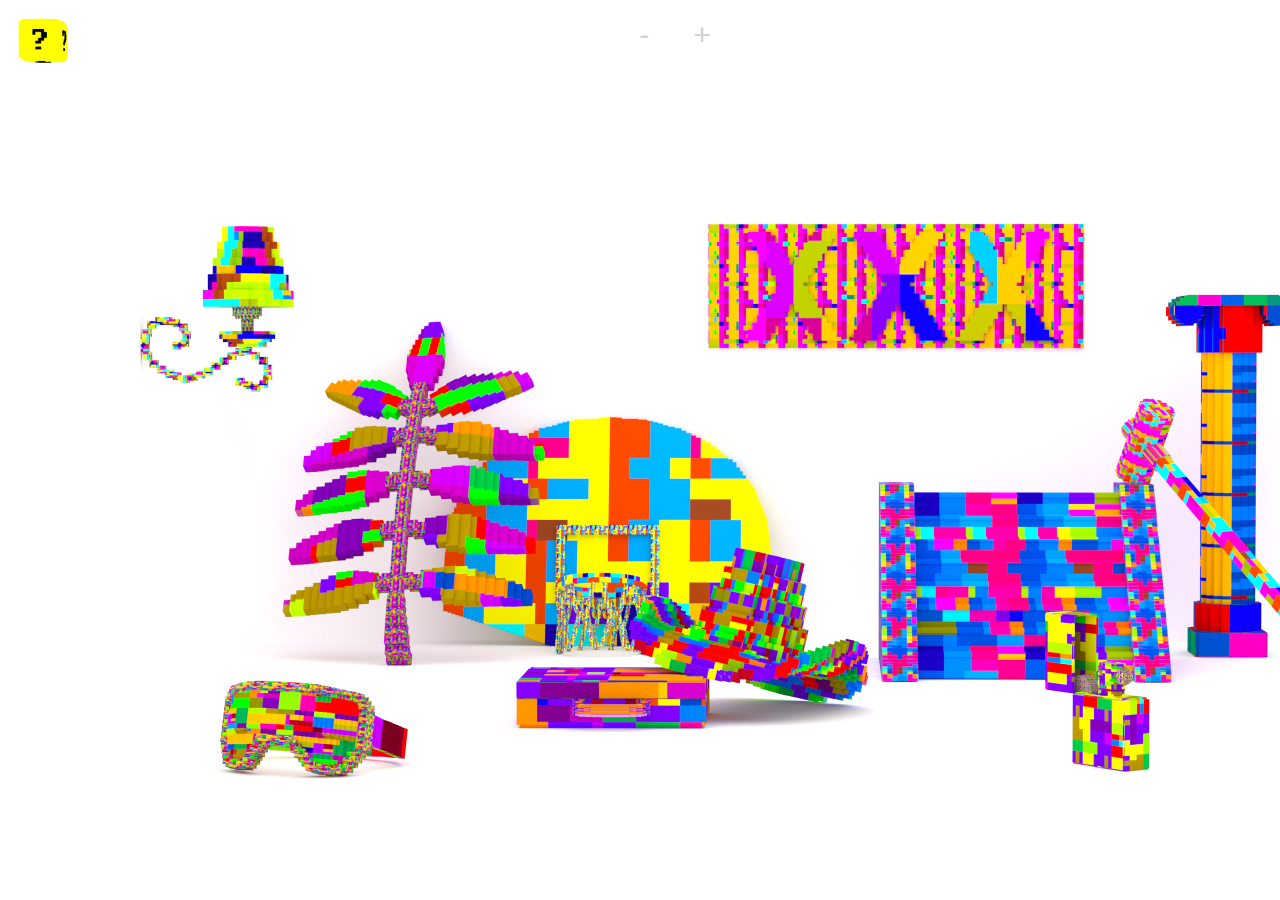
<file: index.html>
<!DOCTYPE html>
<html>

<head>
    <title>CHORD PATTERN</title>
  <style type="text/css">
    #zoomtext {
      transform: scale(1);
      transition: transform 0.2s ease-in-out;
    }
      
      button.please {
          position:relative;
          z-index:2;
          
  background-color: transparent; /* Green */
  border: none;
  color: lightgray;
  padding: 10px 20px;
  text-align: center;
  text-decoration: none;
  display: inline-block;
  font-size: 30px;
          border-radius: 10px;

  border: 0px solid #555555;
}

.please:hover {
  background-color: #555555;
  color: white;
    opacity: 0.1;
}
      
       .float {
            float: left;
           position:relative;
          z-index:2;
           padding: 10px;
        }
      
  </style>
</head>

<body><center>
  <button id="zoomOut" class="please">-</button>
  <button id="zoomIn" class="please">+</button>
  <a href="box.html"><img src="box.png" class="float" width=50px></a>
    <table>
    <tr>
        <td height=100px></td>
        </tr>
    </table>
    <article>
    <section id="zoomtext">
      <img src="main.jpg" width=1500 usemap="#chord">

<map name="chord" id="chord">

<area shape="poly" coords="765, 384, 759, 341, 724, 289, 654, 253, 570, 248, 512, 265, 537, 279, 538, 291, 278, 295, 470, 298, 533, 322, 532, 337, 447, 338, 445, 344, 526, 370, 527, 386, 436, 388, 437, 397, 459, 396, 525, 421, 526, 439, 431, 439, 543, 480, 623, 481, 618, 458, 636, 427, 658, 428, 687, 451, 726, 377" href="dynamite.html" onfocus="this.blur();">
<area shape="rec" coords="698, 55, 1076, 182" href="hip.html" onfocus="this.blur();">
<area shape="poly" coords="211, 55, 266, 58, 287, 140, 254, 140, 265, 162, 268, 171, 254, 183, 267, 205, 264, 216, 245, 226, 216, 206, 181, 217, 131, 196, 130, 161, 150, 147, 162, 147, 185, 164, 185, 176, 152, 194, 180, 203, 221, 181, 204, 163, 231, 161, 216, 140, 192, 138, 192, 122" href="ddr.html" onfocus="this.blur();">
<area shape="poly" coords="728, 378, 798, 395, 801, 482, 841, 470, 861, 479, 860, 520, 819, 540, 736, 518, 679, 509, 642, 496, 620, 474, 619, 456, 634, 430, 652, 426, 668, 431, 684, 451" href="nonstop.html" onfocus="this.blur();">
<area shape="poly" coords="507, 515, 522, 498, 651, 499, 702, 513, 703, 545, 696, 562, 508, 561" href="dont.html" onfocus="this.blur();">
<area shape="poly" coords="218, 517, 249, 511, 360, 526, 369, 545, 402, 559, 399, 592, 359, 590, 335, 612, 300, 606, 280, 585, 260, 584, 246, 606, 215, 603, 208, 571" href="beach.html" onfocus="this.blur();">
<area shape="poly" coords="1142, 602, 1116, 605, 1063, 595, 1063, 527, 1035, 523, 1035, 444, 1059, 441, 1091, 445, 1091, 491, 1117, 494, 1124, 512, 1119, 526, 1142, 529" href="maria.html" onfocus="this.blur();">
<area shape="poly" coords="869, 313, 905, 313, 905, 323, 1104, 323, 1104, 313, 1146, 313, 1164, 514, 1125, 514, 1117, 494, 1091, 490, 1090, 445, 1055, 441, 1035, 445, 1035, 511, 911, 512, 910, 515, 873, 515, 869, 489" href="fiesta.html" onfocus="this.blur();">
<area shape="poly" coords="1260, 489, 1187, 489, 1178, 483, 1178, 457, 1184, 457, 1184, 433, 1190, 431, 1190, 354, 1248, 422, 1248, 431, 1254, 434, 1254, 459, 1261, 464" href="psycho.html" onfocus="this.blur();">
<area shape="poly" coords="1248, 388, 1248, 185, 1255, 185, 1255, 160, 1276, 160 1286, 147, 1287, 135, 1272, 125, 1172, 125, 1156, 138, 1156, 149, 1169, 160, 1187, 160, 1187, 184, 1192, 185, 1191, 322" href="psycho.html" onfocus="this.blur();">
<area shape="poly" coords="1335, 528, 1148, 305, 1140, 315, 1117, 315, 1105, 303, 1117, 272, 1110, 261, 1124, 245, 1133, 230, 1152, 230, 1169, 244, 1157, 278, 1355, 512, 1348, 528" href="lovesick.html" onfocus="this.blur();">
<area shape="poly" coords="421, 153, 432, 153, 438, 171, 438, 203, 429, 219, 454, 205, 517, 203, 526, 216, 473, 244, 413, 256, 467, 252, 534, 276, 540, 292, 470, 294, 413, 278, 409, 300, 463, 296, 531, 321, 532, 337, 463, 338, 406, 322, 405, 349, 461, 343, 525, 369, 525, 387, 459, 389, 402, 373, 400, 402, 455, 398, 525, 420, 525, 438, 453, 441, 399, 425, 407, 496, 374, 496, 374, 473, 378, 427, 330, 447, 275, 450, 274, 431, 332, 401, 370, 406, 379, 403, 381, 376, 336, 393, 280, 396, 279, 378, 340, 349, 383, 351, 385, 327, 348, 344, 285, 349, 285, 331, 341, 301, 388, 301, 390, 283, 353, 298, 295, 305, 293, 288, 354, 256, 394, 256, 395, 251, 357, 250, 314, 227, 320, 211, 370, 209, 397, 225, 395, 191" href="moremore.html" onfocus="this.blur();">
    </section>
  </article>

  <script>
    var zoom = 1;
    var zoomStep = 0.2;

    document.getElementById("zoomIn").addEventListener("click", function() {
      zoom += zoomStep;
      document.getElementById("zoomtext").style.transform = "scale(" + zoom + ")";
    });
    document.getElementById("zoomOut").addEventListener("click", function() {
      if (zoom > zoomStep) {
        zoom -= zoomStep;
        document.getElementById("zoomtext").style.transform = "scale(" + zoom + ")";
      }
    });
  </script>
</center>
</body>

</html>
</file>
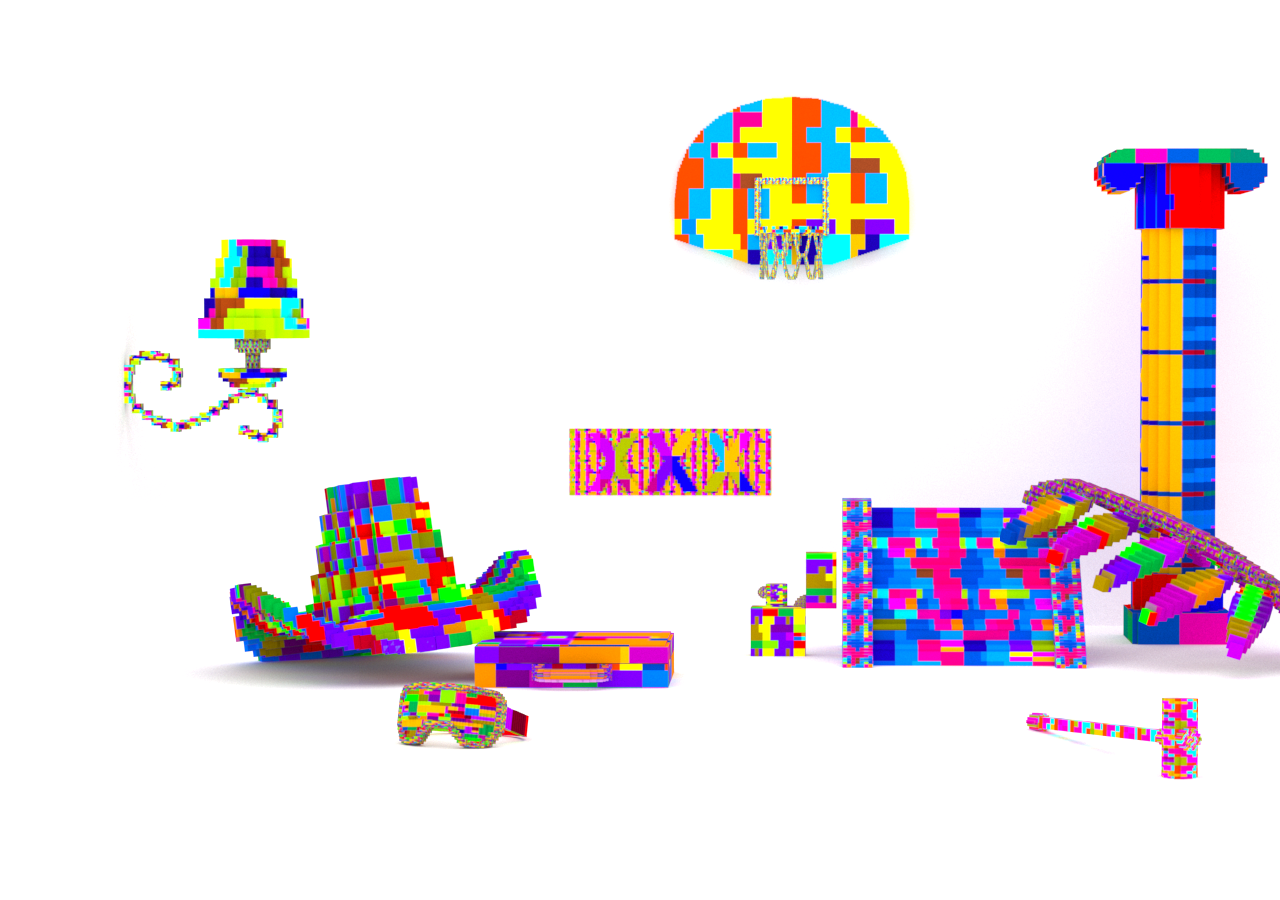
<file: main.html>
<html>

<head>
    <meta charset="UTF-8">
        <title>CHORD PATTERN PROJECT</title>
        <link rel="stylesheet" type="text/css" href="style.css">
    <style>
@import url('https://fonts.googleapis.com/css2?family=Press+Start+2P&display=swap');
        
        
</style>
    
    <script src="http://code.jquery.com/jquery-1.10.2.min.js"></script> <script src="http://code.vostrel.cz/jquery.reel.js"></script>

</head>


<body style="margin-top: 50px;">
    
    <center>

    <table style="font-family: 'Press Start 2P', cursive;">
        
           
         
        
        <img src="pic/allmain.png"  usemap="#chord">

<map name="chord"  id="chord">

<area shape="poly" coords="666, 188, 668, 126, 698, 78, 745, 53, 784, 48, 830, 54, 877, 89, 898, 132, 900, 186, 823, 215, 812, 227, 750, 226, 751, 216, 743, 213" href="dynamite.html" onfocus="this.blur();">
<area shape="rec" coords="560, 378, 764, 446" href="hip.html" onfocus="this.blur();">
<area shape="poly" coords="187, 286, 215, 188, 274, 190, 301, 286, 261, 291, 276, 318, 254, 343, 273, 360, 273, 387, 235, 287, 217, 361, 168, 382, 118, 359, 113, 318, 133, 300, 160, 301, 174, 320, 162, 346, 142, 357, 193, 360, 227, 341, 208, 323, 226, 289" href="ddr.html" onfocus="this.blur();">
<area shape="poly" coords="316, 439, 406, 424, 447, 527, 496, 499, 517, 500, 533, 542, 502, 580, 403, 606, 254, 613, 227, 586, 222, 540, 242, 533, 292, 559" href="nonstop.html" onfocus="this.blur();">
<area shape="poly" coords="467, 594, 495, 579, 665, 581, 667, 623, 660, 637, 467, 637" href="dont.html" onfocus="this.blur();">
<area shape="poly" coords="390, 636, 388, 685, 403, 694, 427, 678, 438, 682, 452, 699, 478, 699, 520, 688, 521, 668, 489, 640, 401, 629" href="beach.html" onfocus="this.blur();">
<area shape="poly" coords="741, 558, 740, 606, 797, 606, 798, 559, 828, 559, 831, 502, 798, 502, 799, 539, 779, 532, 755, 531" href="maria.html" onfocus="this.blur();">
<area shape="poly" coords="832, 448, 834, 618, 1080, 618, 1071, 508, 1048, 521, 1032, 485, 995, 494, 991, 483, 1015, 456" href="fiesta.html" onfocus="this.blur();">
<area shape="poly" coords="1109, 98, 1239, 99, 1258, 115, 1258, 126, 1234, 145, 1218, 146, 1217, 181, 1210, 181, 1208, 487, 1130, 449, 1131, 181, 1124, 181, 1125, 140, 1108, 148, 1099, 147, 1085, 132, 1085, 114" href="psycho.html" onfocus="this.blur();">
<area shape="poly" coords="1018, 663, 1021, 677, 1149, 694, 1153, 726, 1189, 728, 1189, 647, 1152, 645, 1152, 677, 1025, 662" href="lovesick.html" onfocus="this.blur();">
<area shape="poly" coords="1016, 435, 1069, 427, 1191, 476, 1270, 529, 1308, 549, 1360, 598, 1362, 626, 1333, 627, 1266, 565, 1229, 610, 1221, 610, 1217, 545, 1141, 582, 1129, 572, 993, 482, 1014, 445" href="moremore.html" onfocus="this.blur();">
            
                        

    </table>
        </center>
        
</body>

</html>
</file>
<file: style.css>
@import url('https://fonts.googleapis.com/css2?family=Nanum+Gothic+Coding&display=swap');


a:link {
        color: black;
        text-decoration:none
        }

a:visited {
        color: black;
        text-decoration:none
        }

a:hover {
        color: black;
        text-decoration-line: none;
        }

a:active {
        color: black;
        }





body.first {
           background-color: white;
	       text-align: center;
            margin: 50px ;
        
}
body.second {
           background-color: white;
	       text-align: left;
	       color: black;
            font-family: Verdana;
            padding: 20 20 20 20;
    font-size:20px;
    word-wrap:break-word;
}
body.third {
           background-color: white;
	       text-align: justify;
	       color: black;
            font-family: Tahoma;
         font-size:20px;
    word-wrap:break-word;
    line-height: 36px
}






table.first {
            border-collapse: collapse;
            font-family: Verdana;
            font-size: 20px;
            background-color:white;
    word-wrap:break-word;
    color:white;
    

        }







tr.first {
    padding: 15px;
    vertical-align: top;
        }







td.first {
    width: 200px;
    height: 50px;
    text-align: left;
    word-wrap:break-word;
    line-height: 30px;
    vertical-align: top;
        }
td.second {
   width: 50px;
    height: 50px;
    vertical-align: top;
}
td.third {
    width: 350px;
    height: 50px;
    text-align: left;
    word-wrap:break-word;
    line-height: 30px;
    vertical-align: top;
        }
td.fourth {
    width: 350px;
    height: 500px;
    padding: 5 0 0 0;
    text-align: left;
    word-wrap:break-word;
    line-height: 30px;
    vertical-align: top;
        }




cloudimage-360 .cloudimage-360-prev, .cloudimage-360 .cloudimage-360-next {
	padding: 8px;
	background: rgba(255, 255, 255, 0.5);
	border: none;
	border-radius: 4px;
}
.cloudimage-360 .cloudimage-360-prev:focus, .cloudimage-360 .cloudimage-360-next:focus {
	outline: none;
}
.cloudimage-360 .cloudimage-360-prev {
	display: none;
	position: absolute;
	z-index: 100;
	top: calc(50% - 15px);
	left: 20px;
}
.cloudimage-360 .cloudimage-360-next {
	display: none;
	position: absolute;
	z-index: 100;
	top: calc(50% - 15px);
	right: 20px;
}
.cloudimage-360 .cloudimage-360-prev:before, .cloudimage-360 .cloudimage-360-next:before {
	content: '';
	display: block;
	width: 30px;
	height: 30px;
	background: 50% 50% / cover no-repeat;
}
.cloudimage-360 .cloudimage-360-prev:before {
	background-image: url('https://cdn.scaleflex.it/plugins/js-cloudimage-360-view/assets/img/arrow-left.svg');
}
.cloudimage-360 .cloudimage-360-next:before {
	background-image: url('https://cdn.scaleflex.it/plugins/js-cloudimage-360-view/assets/img/arrow-right.svg');
}
.cloudimage-360 .cloudimage-360-prev.not-active, .cloudimage-360 .cloudimage-360-next.not-active {
	opacity: 0.4;
	cursor: default;
}



#menu {
    width: 0px auto;
    margin: 0px auto;
    background: white;
    border: 0px solid #d8d8d8;
    text-align: left;
}
#menu div {
    position: relative;
    display: inline-block;
}

span {
    display:block;
    padding: 0px 0px;
    cursor: pointer;
    
    
}
.arrow_box {
  display: none;
  position:absolute;
  width: auto;
    top:18px;
  padding: 0px;
  left: 0;
  -webkit-border-radius: 0px;
  -moz-border-radius: 0px;  
  border-radius: 0px;
  background: #fff;
  color: #fff;
  font-size: 14px;
    z-index:1;
  
}

.arrow_box:after {
  position: absolute;
  
  bottom: 100%;
  left: 50%;
  width: 0;
  height: 0;
  margin-left: -10px;
  border: solid transparent;
  border-color: rgba(51, 51, 51, 0);
  border-bottom-color: transparent;
  border-width: 10px;
  pointer-events: none;
  content: " ";
  
}

span:hover + p.arrow_box {
  display: block;
}
</file>
